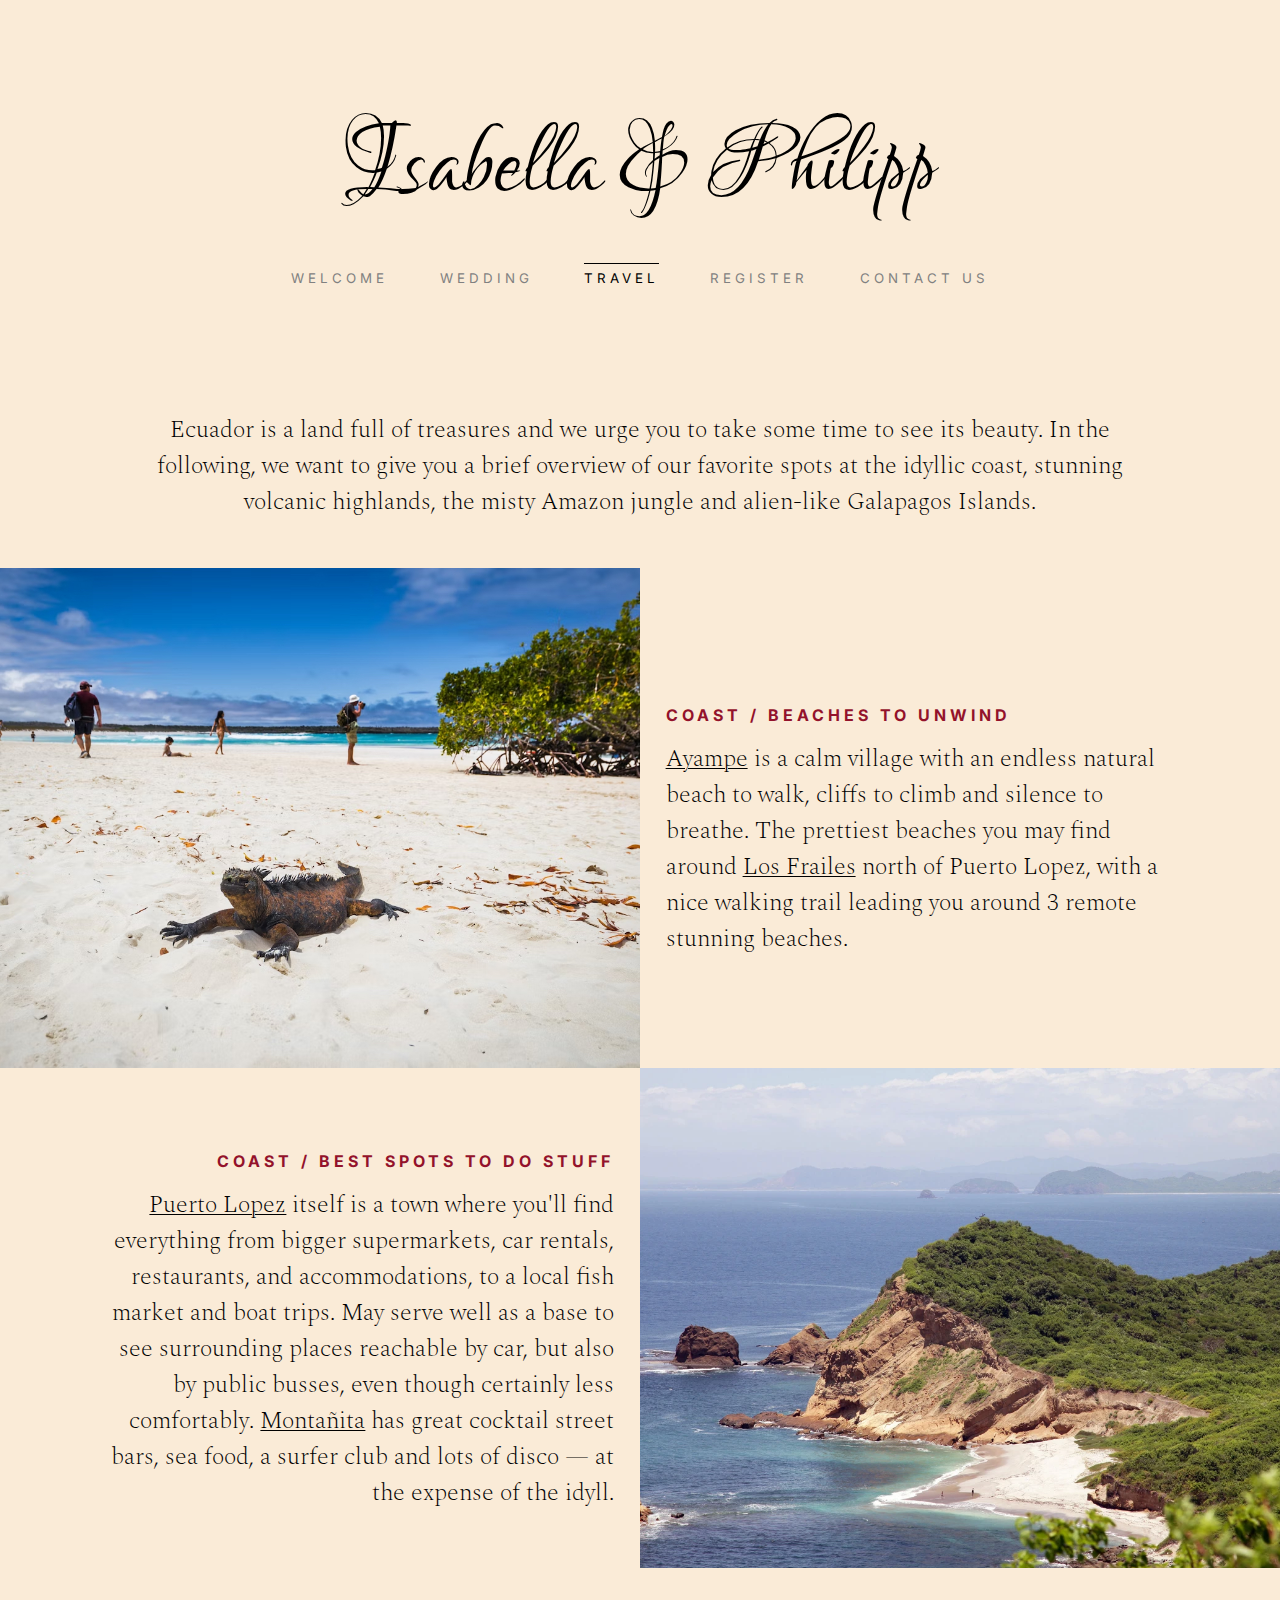
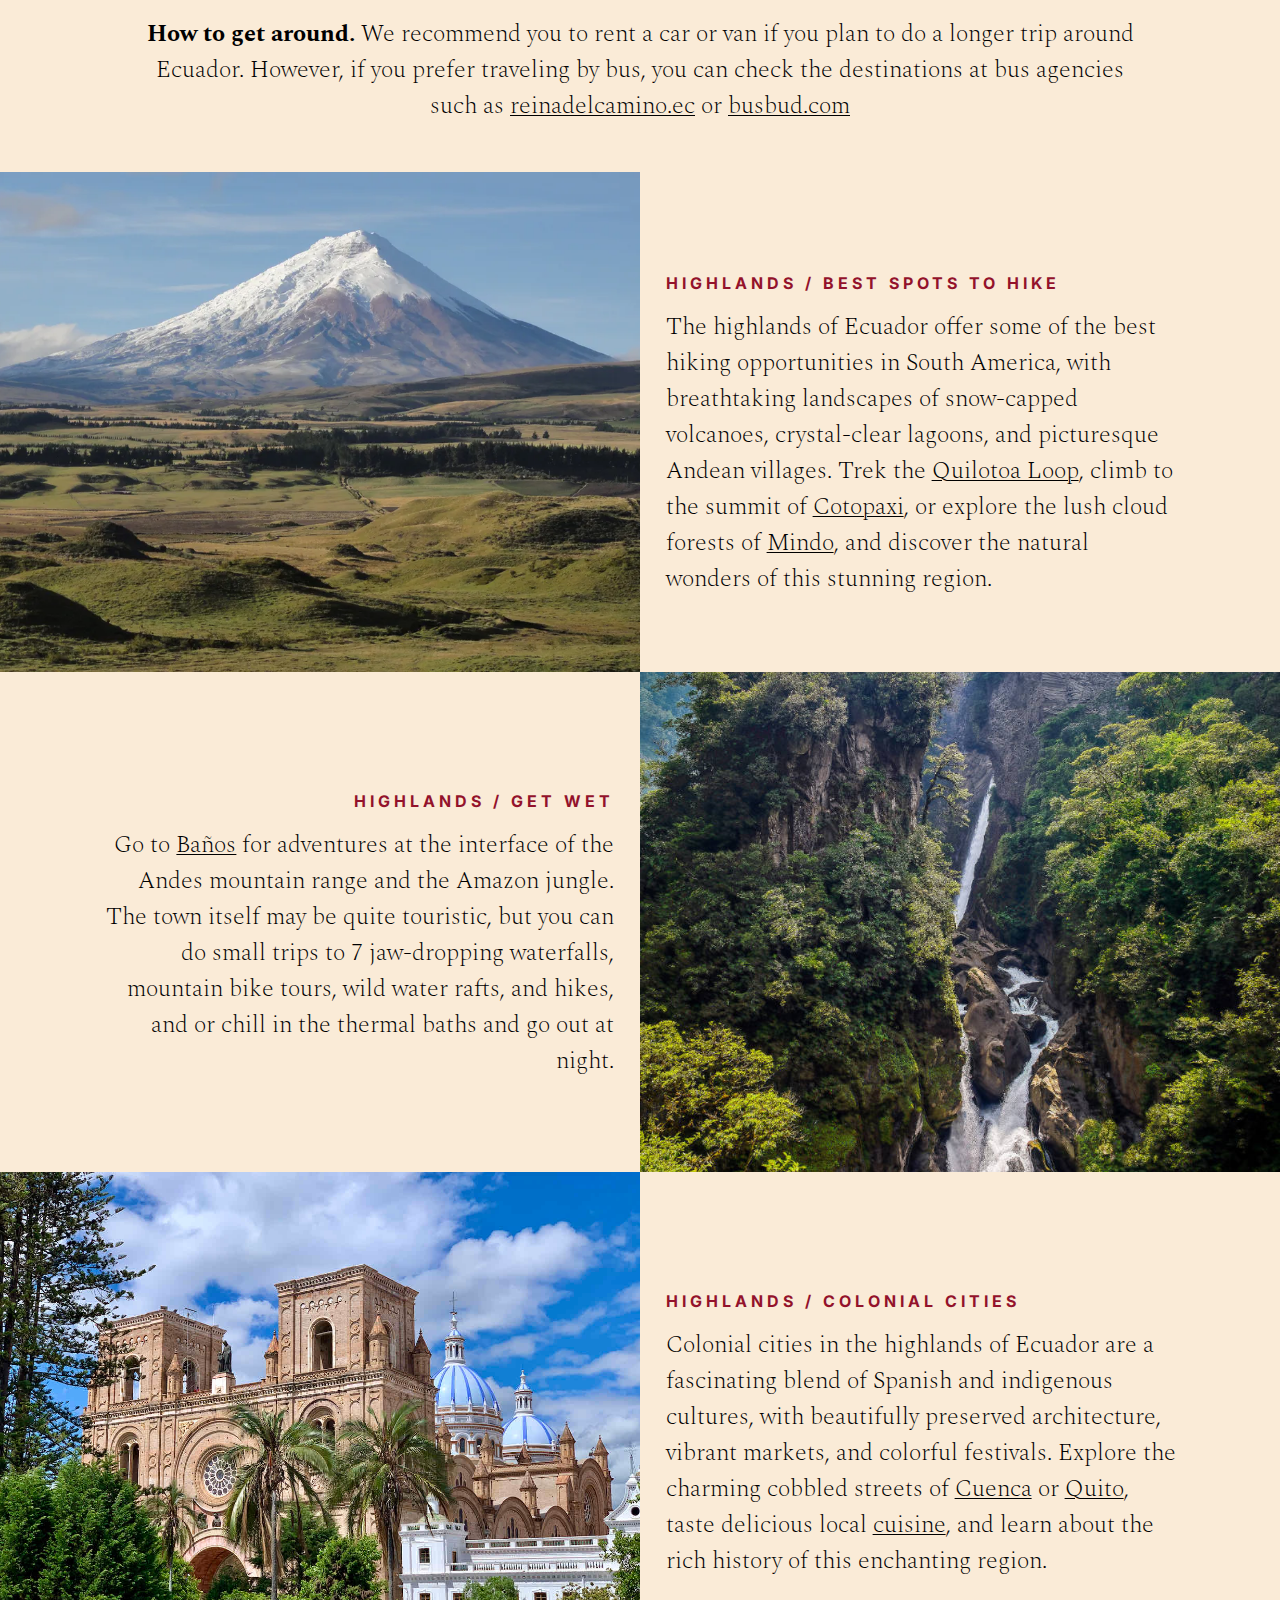
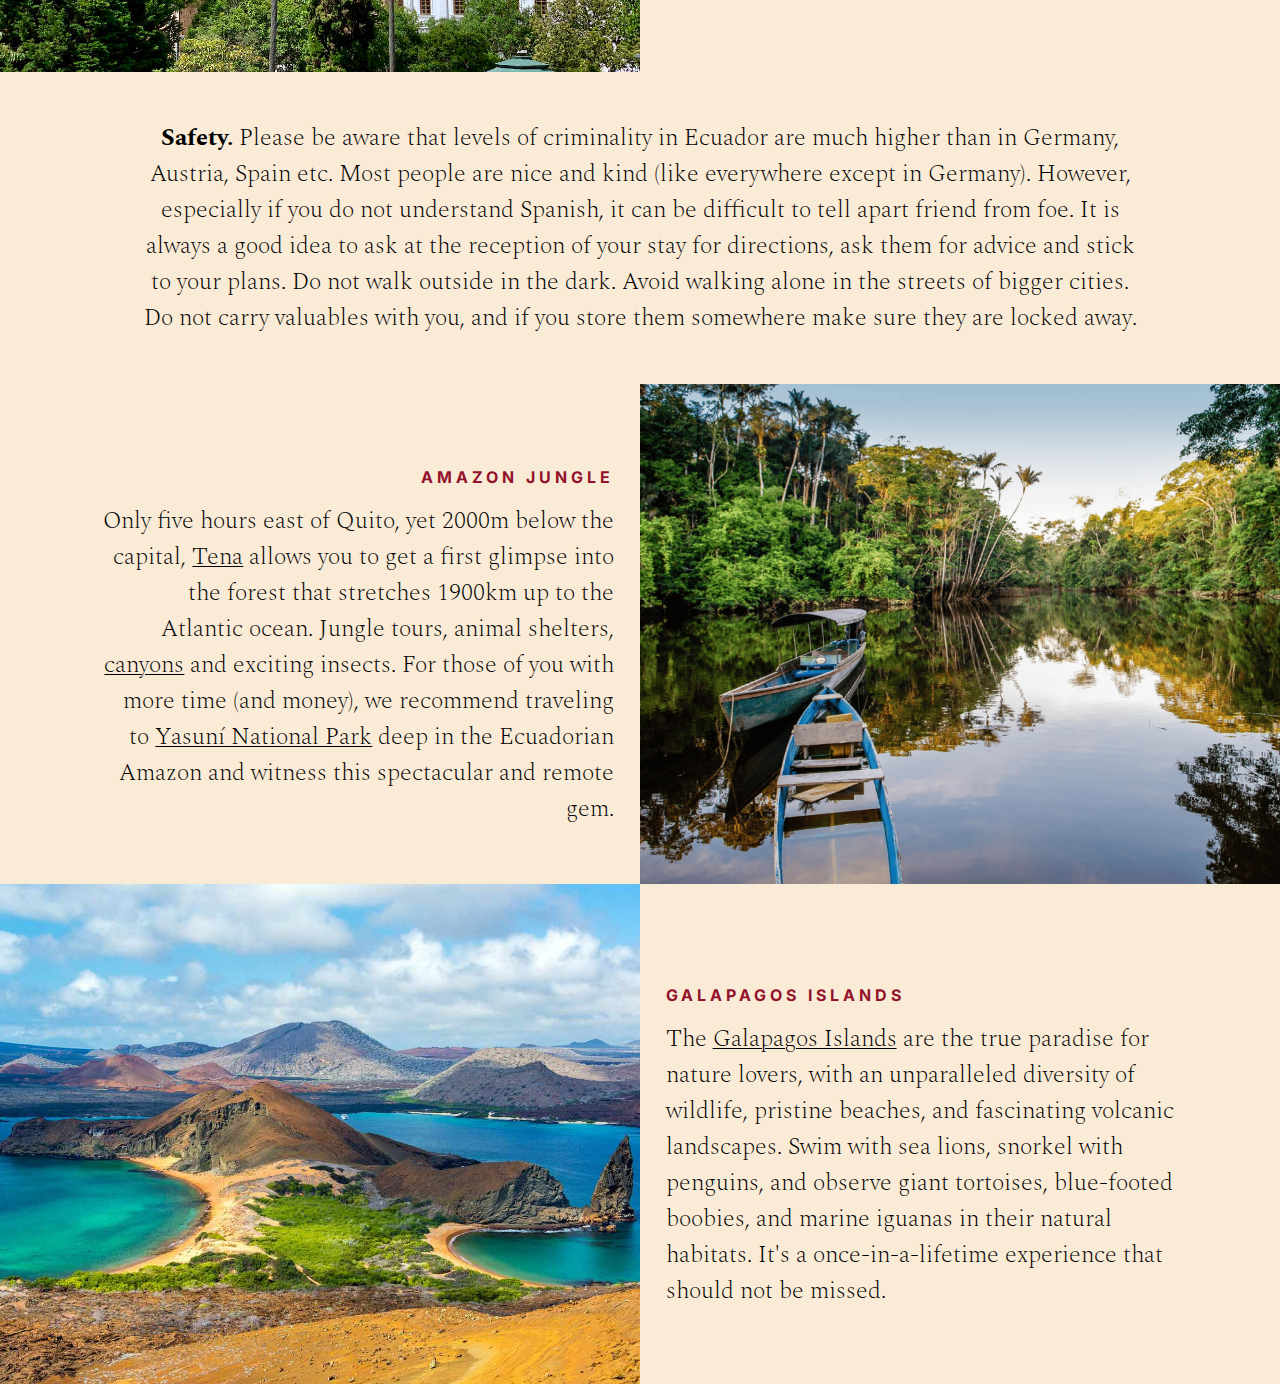
<file: travel.html>
<html lang="en">
<head>
  <link href="./main.css" rel="stylesheet" />
  <link href="https://fonts.googleapis.com/css2?family=Inter:wght@100;200;300;400;500;600;700;800;900&amp;display=swap" rel="stylesheet">
  <link href="https://fonts.googleapis.com/css2?family=Lovers+Quarrel&display=swap" rel="stylesheet">
  <link href="https://fonts.googleapis.com/css2?family=Spectral:wght@200;300;400;500;600;700;800&display=swap" rel="stylesheet">
  <title>Isabella & Philipp</title>
  <meta name="viewport" content="width=device-width, initial-scale=1.0">
</head>
<body>
  <div class="main_contain_all">
    <span class="head_names">Isabella & Philipp</span>
    <div class="head_contain_navbar">
      <button class="button_navbar" role="button" onclick="window.open('index.html', '_self')">
        <span>Welcome</span>
      </button>
      <button class="button_navbar" role="button" onclick="window.open('wedding.html', '_self')">
        <span>Wedding</span>
      </button>
      <button class="button_navbar_active" role="button" onclick="window.open('travel.html', '_self')">
        <span>Travel</span>
      </button>
      <button class="button_navbar" role="button" onclick="window.open('register.html', '_self')">
        <span>Register</span>
      </button>
      <button class="button_navbar" role="button" onclick="window.open('contact.html', '_self')">
        <span>Contact us</span>
      </button>
    </div>
    
    <div class="main_contain_text_center">
      <span class="main_text">
        Ecuador is a land full of treasures and we urge you to take some time to see its beauty.
        In the following, we want to give you a brief overview of our favorite spots at the idyllic coast, stunning volcanic highlands, the misty Amazon jungle and alien-like Galapagos Islands.
      </span>
    </div>

    <div class="main_contain_row">
      <div class="main_contain_img">
        <img class="main_img" src="./assets/beach.jpeg" alt="beach"> 
      </div>
      <div class="main_contain_text_right">
        <span class="main_text_header">Coast / Beaches to unwind</span>
        <span class="main_text">
          <a class="link" target="_blank" href="https://goo.gl/maps/KomndUP891QXdtZp8">Ayampe</a> is a calm village with an endless natural beach to walk, cliffs to climb and silence to breathe. 
          The prettiest beaches you may find around <a class="link" target="_blank" href="https://goo.gl/maps/bJxyeS2UtdyNXRLr5">Los Frailes</a> north of Puerto Lopez, with a nice walking trail leading you around 3 remote stunning beaches.
        </span>
      </div>
    </div>
    
    
    <div class="main_contain_row">
      <div class="main_contain_text_left">
        <span class="main_text_header">Coast / Best spots to do stuff</span>
        <span class="main_text">
          <a class="link" target="_blank" href="https://goo.gl/maps/KpfcMBEvgASVQmSk6">Puerto Lopez</a> itself is a town where you'll find everything from bigger supermarkets, car rentals, restaurants, and accommodations, to a local fish market and boat trips.
          May serve well as a base to see surrounding places reachable by car, but also by public busses, even though certainly less comfortably.
          <a class="link" target="_blank" href="https://goo.gl/maps/WtdW1gB96aENuvy2A">Montañita</a> has great cocktail street bars, sea food, a surfer club and lots of disco — at the expense of the idyll.
        </span>
      </div>
      <div class="main_contain_img">
        <img class="main_img" src="./assets/coast.webp" alt="coast"> 
      </div>
    </div>
    <div class="main_contain_text_center">
      <span class="main_text_subheader">How to get around. </span>
      <span class="main_text">
        We recommend you to rent a car or van if you plan to do a longer trip around Ecuador. 
        However, if you prefer traveling by bus, you can check the destinations at bus agencies such as <a class="link" target="_blank" href="https://reinadelcamino.ec/frecuencias-2/">reinadelcamino.ec</a> or 
        <a class="link" target="_blank" href="https://www.busbud.com/">busbud.com</a>
      </span>
    </div>

    <div class="main_contain_row">
      <div class="main_contain_img">
        <img class="main_img" src="./assets/cotopaxi.webp" alt="cotopaxi"> 
      </div>
      <div class="main_contain_text_right">
        <span class="main_text_header">Highlands / Best spots to hike</span>
        <span class="main_text">
          The highlands of Ecuador offer some of the best hiking opportunities in South America, with breathtaking landscapes of snow-capped volcanoes, crystal-clear lagoons, and picturesque Andean villages. 
          Trek the <a class="link" target="_blank" href="https://www.packing-up-the-pieces.com/hiking-quilotoa-loop-3-days/">Quilotoa Loop</a>, climb to the summit of <a class="link" target="_blank" href="https://goo.gl/maps/PziXGT9X2dszXJeb7">Cotopaxi</a>, or explore the lush cloud forests of <a class="link" href="https://goo.gl/maps/pQWXuxr5Kavra2Qw8">Mindo</a>, and discover the natural wonders of this stunning region.
        </span>
      </div>
    </div>
    
    <div class="main_contain_row">
      <div class="main_contain_text_left">
        <span class="main_text_header">Highlands / Get wet</span>
        <span class="main_text">
          Go to <a class="link" target="_blank" href="https://goo.gl/maps/9cdmjv2v23DzoJvw8">Baños</a> for adventures at the interface of the Andes mountain range and the Amazon jungle. 
          The town itself may be quite touristic, but you can do small trips to 7 jaw-dropping waterfalls, mountain bike tours, wild water rafts, and hikes, and or chill in the thermal baths and go out at night.
        </span>
      </div>
      <div class="main_contain_img">
        <img class="main_img" src="./assets/banos.jpg" alt="baños"> 
      </div>
    </div>
    
    <div class="main_contain_row">
      <div class="main_contain_img">
        <img class="main_img" src="./assets/cuenca.jpeg" alt="cuenca"> 
      </div>
      <div class="main_contain_text_right">
        <span class="main_text_header">Highlands / Colonial cities</span>
        <span class="main_text">
          Colonial cities in the highlands of Ecuador are a fascinating blend of Spanish and indigenous cultures, with beautifully preserved architecture, vibrant markets, and colorful festivals. 
          Explore the charming cobbled streets of <a class="link" target="_blank" href="https://goo.gl/maps/ZKyh4RQoRzAyY6uc6">Cuenca</a> or <a class="link" target="_blank" href="https://goo.gl/maps/NdXirFmqsuutPXkF7">Quito</a>, taste delicious local <a class="link" href="https://quitotourbus.com/en/traditional-foods-of-ecuador-9-dishes-you-must-try-on-your-trip/blog">cuisine</a>, and learn about the rich history of this enchanting region.
        </span>
      </div>
    </div>

    <div class="main_contain_text_center">
      <span class="main_text_subheader">Safety. </span>
      <span class="main_text">
        Please be aware that levels of criminality in Ecuador are much higher than in Germany, Austria, Spain etc. 
        Most people are nice and kind (like everywhere except in Germany). 
        However, especially if you do not understand Spanish, it can be difficult to tell apart friend from foe. 
        It is always a good idea to ask at the reception of your stay for directions, ask them for advice and stick to your plans.
        Do not walk outside in the dark. 
        Avoid walking alone in the streets of bigger cities.
        Do not carry valuables with you, and if you store them somewhere make sure they are locked away.
      </span>
    </div>

    <div class="main_contain_row">
      <div class="main_contain_text_left">
        <span class="main_text_header">Amazon Jungle</span>
        <span class="main_text">
          Only five hours east of Quito, yet 2000m below the capital, <a class="link" target="_blank" href="https://t.ly/BFQu">Tena</a> allows you to get a first glimpse into the forest that stretches 1900km up to the Atlantic ocean.
          Jungle tours, animal shelters, <a class="link" target="_blank" href="https://www.tripadvisor.com/Attraction_Review-g674794-d15098849-Reviews-El_Gran_Canon-Cotundo_Napo_Province.html">canyons</a> and exciting insects. 
          For those of you with more time (and money), we recommend traveling to <a class="link" href="https://goo.gl/maps/HV4a1aP3MNjA1QvB7">Yasuní National Park</a> deep in the Ecuadorian Amazon and witness this spectacular and remote gem.
        </span>
      </div>
      <div class="main_contain_img">
        <img class="main_img" src="./assets/yasuni.png" alt="yasuni"> 
      </div>
    </div>

    <div class="main_contain_row">
      <div class="main_contain_img">
        <img class="main_img" src="./assets/galapagos.jpg" alt="galapagos islands"> 
      </div>
      <div class="main_contain_text_right">
        <span class="main_text_header">Galapagos Islands</span>
        <span class="main_text">
          The <a class="link" target="_blank" href="https://goo.gl/maps/TYFwp31JaxWrr8oS7">Galapagos Islands</a> are the true paradise for nature lovers, with an unparalleled diversity of wildlife, pristine beaches, and fascinating volcanic landscapes. 
          Swim with sea lions, snorkel with penguins, and observe giant tortoises, blue-footed boobies, and marine iguanas in their natural habitats.
          It's a once-in-a-lifetime experience that should not be missed.
        </span>
      </div>
    </div>
  </div>
</body>
</html>
</file>
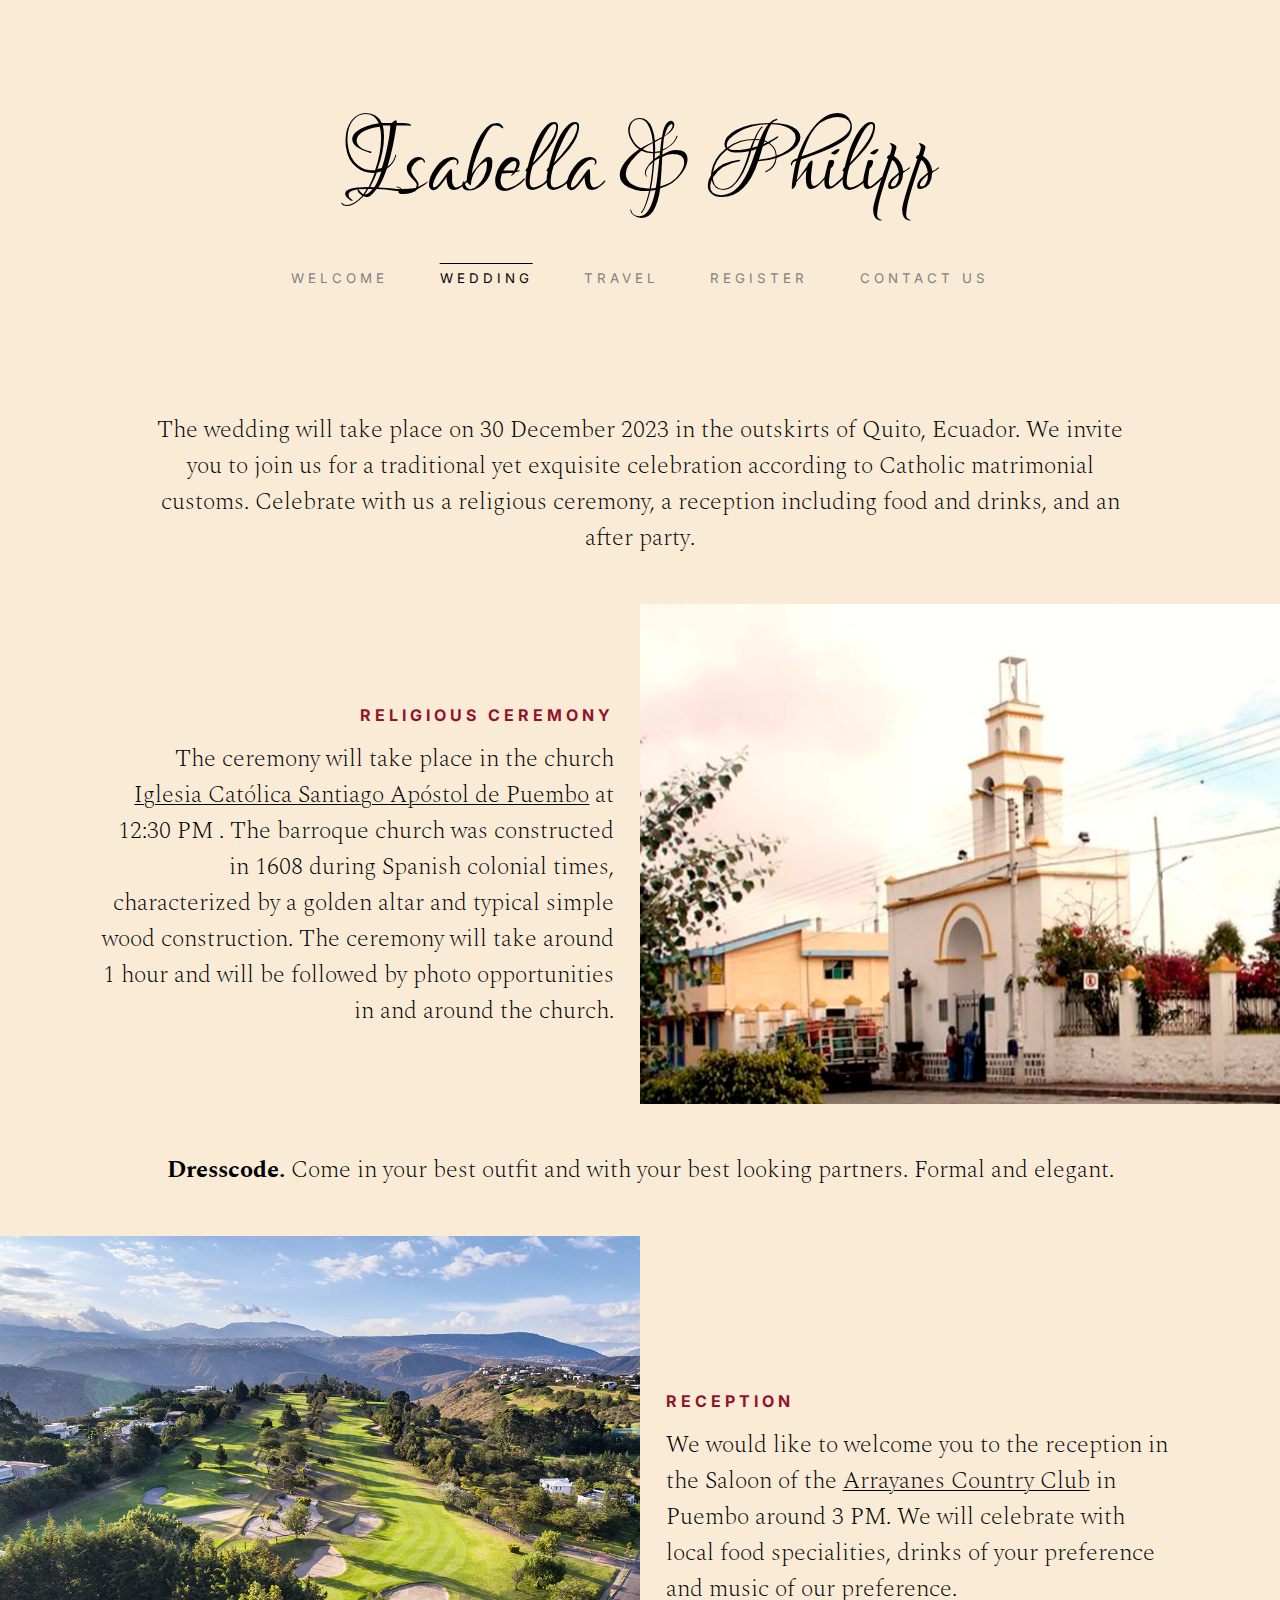
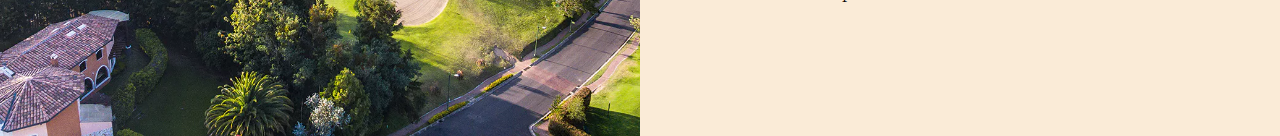
<file: wedding.html>
<html lang="en">
<head>
  <link href="./main.css" rel="stylesheet" />
  <link href="https://fonts.googleapis.com/css2?family=Inter:wght@100;200;300;400;500;600;700;800;900&amp;display=swap" rel="stylesheet">
  <link href="https://fonts.googleapis.com/css2?family=Lovers+Quarrel&display=swap" rel="stylesheet">
  <link href="https://fonts.googleapis.com/css2?family=Spectral:wght@200;300;400;500;600;700;800&display=swap" rel="stylesheet">
  <title>Isabella & Philipp</title>
  <meta name="viewport" content="width=device-width, initial-scale=1.0">
</head>
<body>
  <div class="main_contain_all">
    <span class="head_names">Isabella & Philipp</span>
    <div class="head_contain_navbar">
      <button class="button_navbar" role="button" onclick="window.open('index.html', '_self')">
        <span>Welcome</span>
      </button>
      <button class="button_navbar_active" role="button" onclick="window.open('wedding.html', '_self')">
        <span>Wedding</span>
      </button>
      <button class="button_navbar" role="button" onclick="window.open('travel.html', '_self')">
        <span>Travel</span>
      </button>
      <button class="button_navbar" role="button" onclick="window.open('register.html', '_self')">
        <span>Register</span>
      </button>
      <button class="button_navbar" role="button" onclick="window.open('contact.html', '_self')">
        <span>Contact us</span>
      </button>
    </div>
    
    <div class="main_contain_text_center">
      <span class="main_text">
        The wedding will take place on 30 December 2023 in the outskirts of  Quito, Ecuador.
        We invite you to join us for a traditional yet exquisite celebration according to Catholic matrimonial customs. 
        Celebrate with us a religious ceremony, a reception including food and drinks, and an after party.
      </span>
    </div>
    <div class="main_contain_row">
      <div class="main_contain_text_left">
        <span class="main_text_header">Religious ceremony</span>
        <span class="main_text">The ceremony will take place in the church <a class="link" href="https://goo.gl/maps/JwDQx35QBU7GnN387">Iglesia Católica Santiago Apóstol de Puembo</a> at 12:30 PM . The barroque church was constructed in 1608 during Spanish colonial times, characterized by a golden altar and typical simple wood construction.  The ceremony will take around 1 hour and will be followed by photo opportunities in and around the church.</span>
      </div>
      <div class="main_contain_img">
        <img class="main_img" src="./assets/iglesia.jpg" alt="church"> 
      </div>
    </div>
    <div class="main_contain_text_center">
      <span class="main_text_subheader">Dresscode. </span><span class="main_text">Come in your best outfit and with your best looking partners. Formal and elegant.</span>
    </div>

    <div class="main_contain_row">
      <div class="main_contain_img">
        <img class="main_img" src="./assets/club.jpg" alt="club"> 
      </div>
      <div class="main_contain_text_right">
        <span class="main_text_header">Reception</span>
        <span class="main_text">We would like to welcome you to the reception in the Saloon of the <a class="link" href="https://goo.gl/maps/m9SXMu8X1JocABr87">Arrayanes Country Club</a> in Puembo around 3 PM. We will celebrate with local food specialities, drinks of your preference and music of our preference.</span>
      </div>
    </div>
    
  </div>
</body>
</html>
</file>
<file: main.css>
* {
    margin:0;
    padding:0;
}

/* header */

.main_contain_all {
    display: flex;
    width: 100%;
    height: auto;
    min-height: 100vh;
    padding-top: 6em;
    flex-direction: column;
    justify-content: top;
    align-items: center;
    background-color:antiquewhite;
}
.head_names {
    font-family: 'Lovers Quarrel', sans-serif;
    font-size: 8em;
    text-align: center;
}
.head_contain_navbar {
    display: flex;
    width: 800px;
    max-width: 95%;
    flex-direction: row;
    justify-content: space-evenly;
    padding: 30px;
    margin-bottom: 3em;
}
.button_navbar {
    font-family: Inter;
    font-weight: 400;
    letter-spacing: 0.3em;
    text-transform: uppercase;
    color: gray;
    border: 0;
    background: 0;
    transition: 0.5s ease-in;
    text-decoration: underline;
    text-underline-offset: -1.5em;
    text-decoration-color: transparent;
}
.button_navbar_active {
    font-family: Inter;
    font-weight: 400;
    text-transform: uppercase;
    letter-spacing: 0.3em;
    color: black;
    text-decoration: underline;
    text-underline-offset: -1.5em;
    border: 0;
    background: 0;
    transition: 0.5s ease-in;
}
.button_navbar:hover {
    color: black;
    cursor: pointer;
    text-decoration: underline;
    text-underline-offset: -1.5em;
}
.button_navbar_active {
    cursor: pointer;
}

/* main style */

.welcome_contain_images {
    display: flex;
    flex-direction: row;
    justify-content: center;
    max-width: 90%;
    width: 1000px;
}
.welcome_contain_image {
    margin-left: 1%;
    margin-right: 1%;
    width: 100%;
    overflow: hidden;
    align-items: center;
}
.welcome_img {
    width: 100%;
    transition: 10s;
}
.welcome_img:hover {
    transform: scale(1.3);
}

.main_contain_text_center {
    text-align: center;
    margin-top: 1em;
    margin-bottom: 1em;
    width: 1000px;
    max-width: 95%;
    margin-top: 3em;
    margin-bottom: 3em;
    /* padding: 1.5em;
    border: 1px solid black;
    border-width: 1 0 1 0px; */
}
.main_text {
    font-family: 'Spectral';
    font-size: 1.5em;
    font-weight: 200;
}
.main_text_subheader {
    font-family: 'Spectral';
    font-weight: bold;
    font-size: 1.5em;
}
.main_contain_row {
    display: flex;
    flex-direction: row;
    justify-content: flex-start;
    width: 100%;
    height: auto;
}
.main_contain_text_left {
    display: flex;
    flex-direction: column;
    justify-content: center;
    text-align: right;
    width: 40%;
    height: auto;
    padding-right: 2%;
    padding-left: 8%;
    padding-top: 5%;
    padding-bottom: 3%;
}
.main_contain_text_right {
    display: flex;
    flex-direction: column;
    justify-content: center;
    text-align: left;
    width: 40%;
    height: auto;
    padding-right: 8%;
    padding-left: 2%;
    padding-top: 5%;
    padding-bottom: 3%;

}
.main_text_header {
    font-family: Inter;
    font-size: 1em;
    text-transform: uppercase;
    letter-spacing: 0.25em;
    color: rgb(147, 18, 43);
    font-weight: bold;
    margin-bottom: 1em;
}
.main_contain_img {
    width: 50%;
    overflow: hidden;
    align-items: center;
    height: 500px;
  }
.main_img {
    width: 100%;
    height: 100%;
    object-fit: cover;
    transition: 10s;
}
.main_img:hover {
    transform: scale(1.3);
}
.link {
    color: black;  
    text-decoration-thickness: 1px;
    text-underline-offset: 2px;
}
.link:hover {
    color: rgb(147, 18, 43)
}

.button_register {
    font-family: Inter;
    font-size: 16px;
    letter-spacing: 0.1rem;
    font-weight: 600;
    color: white;
    background: rgb(147, 18, 43);
    width: 300px;
    padding: 20 30 20 30px;
    margin-top: -50px;
    cursor: pointer;
    border: 1px solid black;
}
.button_register:hover {
    background: black;
}

@media screen and (max-width: 1050px) {
    .head_contain_navbar {
        flex-direction: column;
        height: auto;
        margin-bottom: 0;
        padding: 5%;
        align-items: center;
    }
    .button_navbar {
        margin: 10px;
        width: fit-content;
        text-decoration: 0;
        padding-left: 8px;
        padding-right: 8px;
    }
    .button_navbar:hover {
        border-left: 1px solid black;
        border-right: 1px solid black;
        text-decoration: 0;
    }
    .button_navbar_active {
        margin: 10px;
        width: fit-content;
        border-right: 1px solid black;
        border-left: 1px solid black;
        padding-left: 8px;
        padding-right: 8px;
        text-decoration: 0;
    }
    .head_names {
        font-size: 70px;
    }
    .main_contain_all {
        padding-top: 50px;
    }
    .welcome_contain_images {
        flex-direction: column;
        width: 95%;
        align-items: center;
    }
    .welcome_contain_image {
        margin-bottom: 2.5%;
    }
    .main_contain_text_center {
        width: 90%;
        margin-top: 40px;
        margin-bottom: 40px;
    }
    .main_contain_row {
        flex-direction: column;
        justify-content: center;
        align-items: center;
    }
    .main_contain_text_left {
        width: 90%;
        padding: 0;
        margin: 0;
        margin-top: 40px;
        margin-bottom: 40px;
        text-align: center;
        justify-content: center;
    }
    .main_contain_img {
        width: 100%;
        height: 350px;
        margin-top: 10px;
        margin-bottom: 10px;
    }
    .main_contain_text_right {
        width: 90%;
        padding: 0;
        margin: 0;
        margin-top: 40px;
        margin-bottom: 40px;
        text-align: center;
        justify-content: center;
    }
    .button_register {
        margin: 20px;
    }
}
</file>
